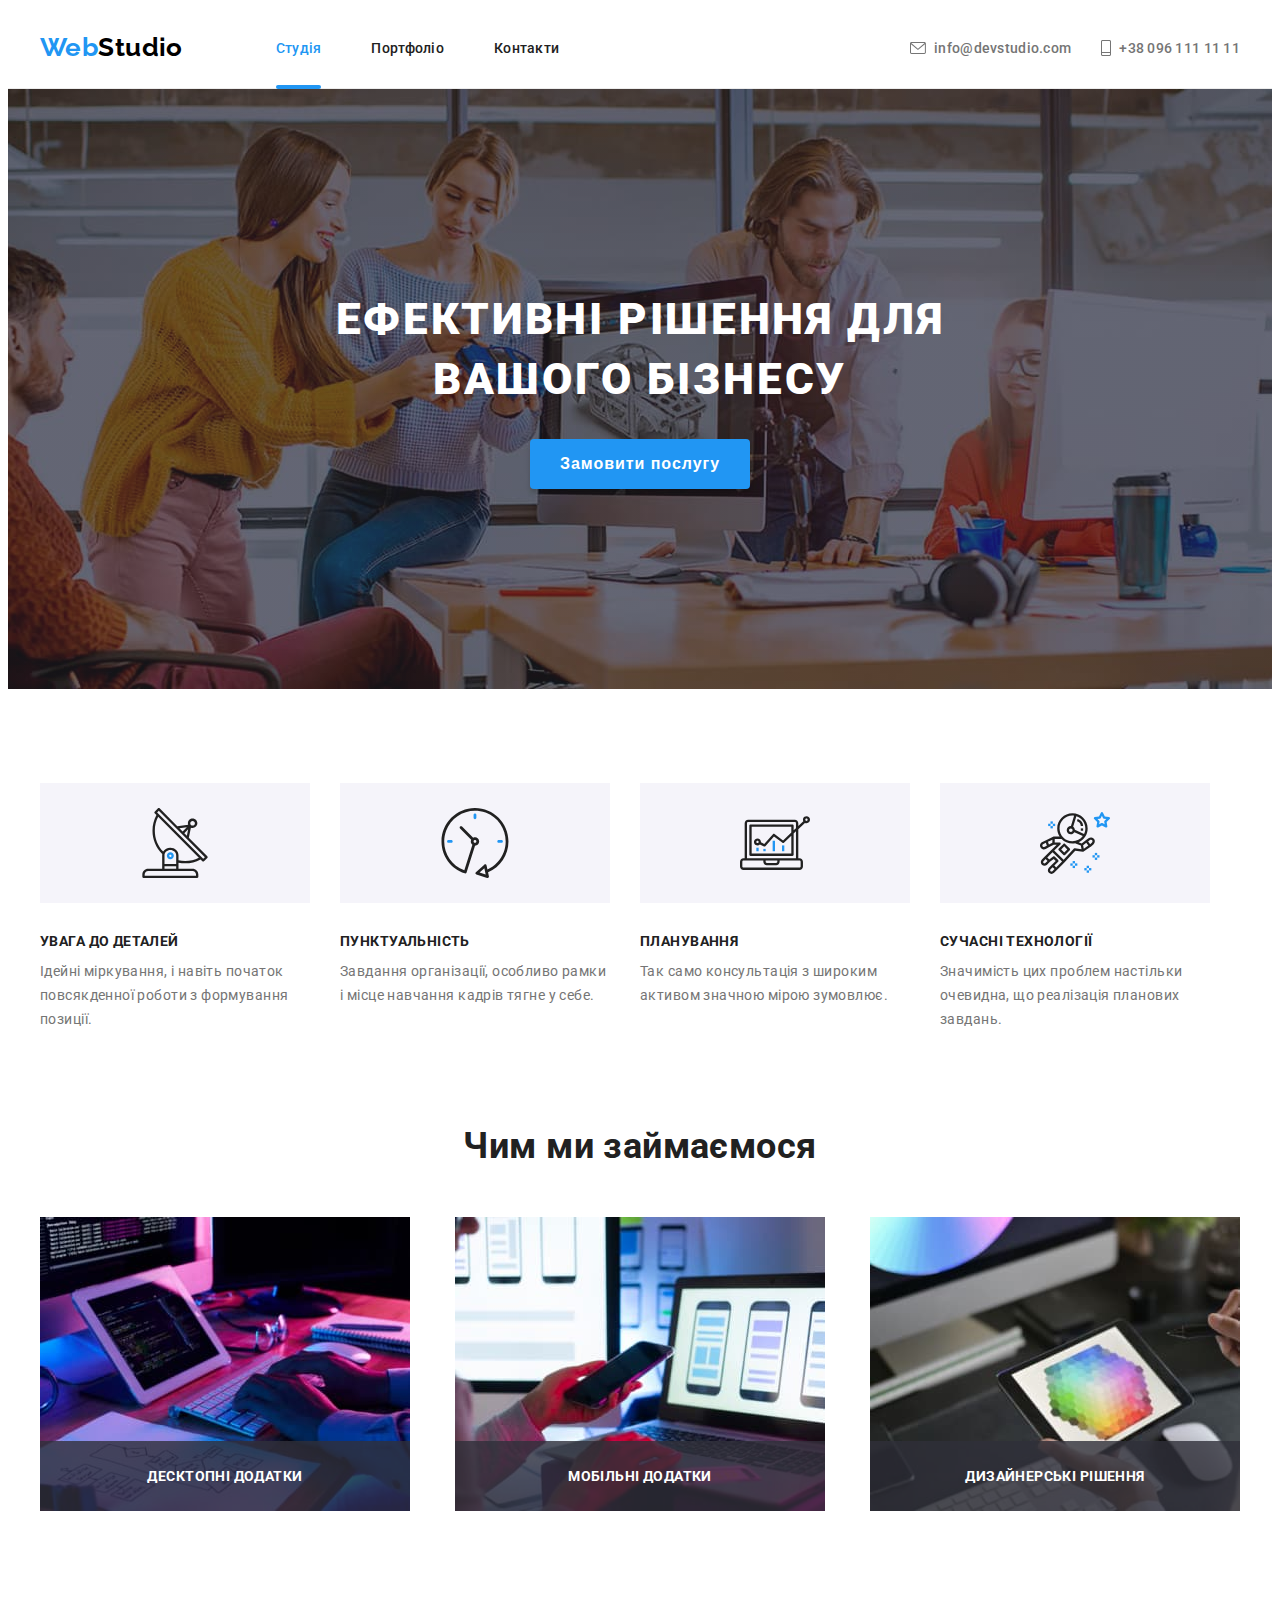
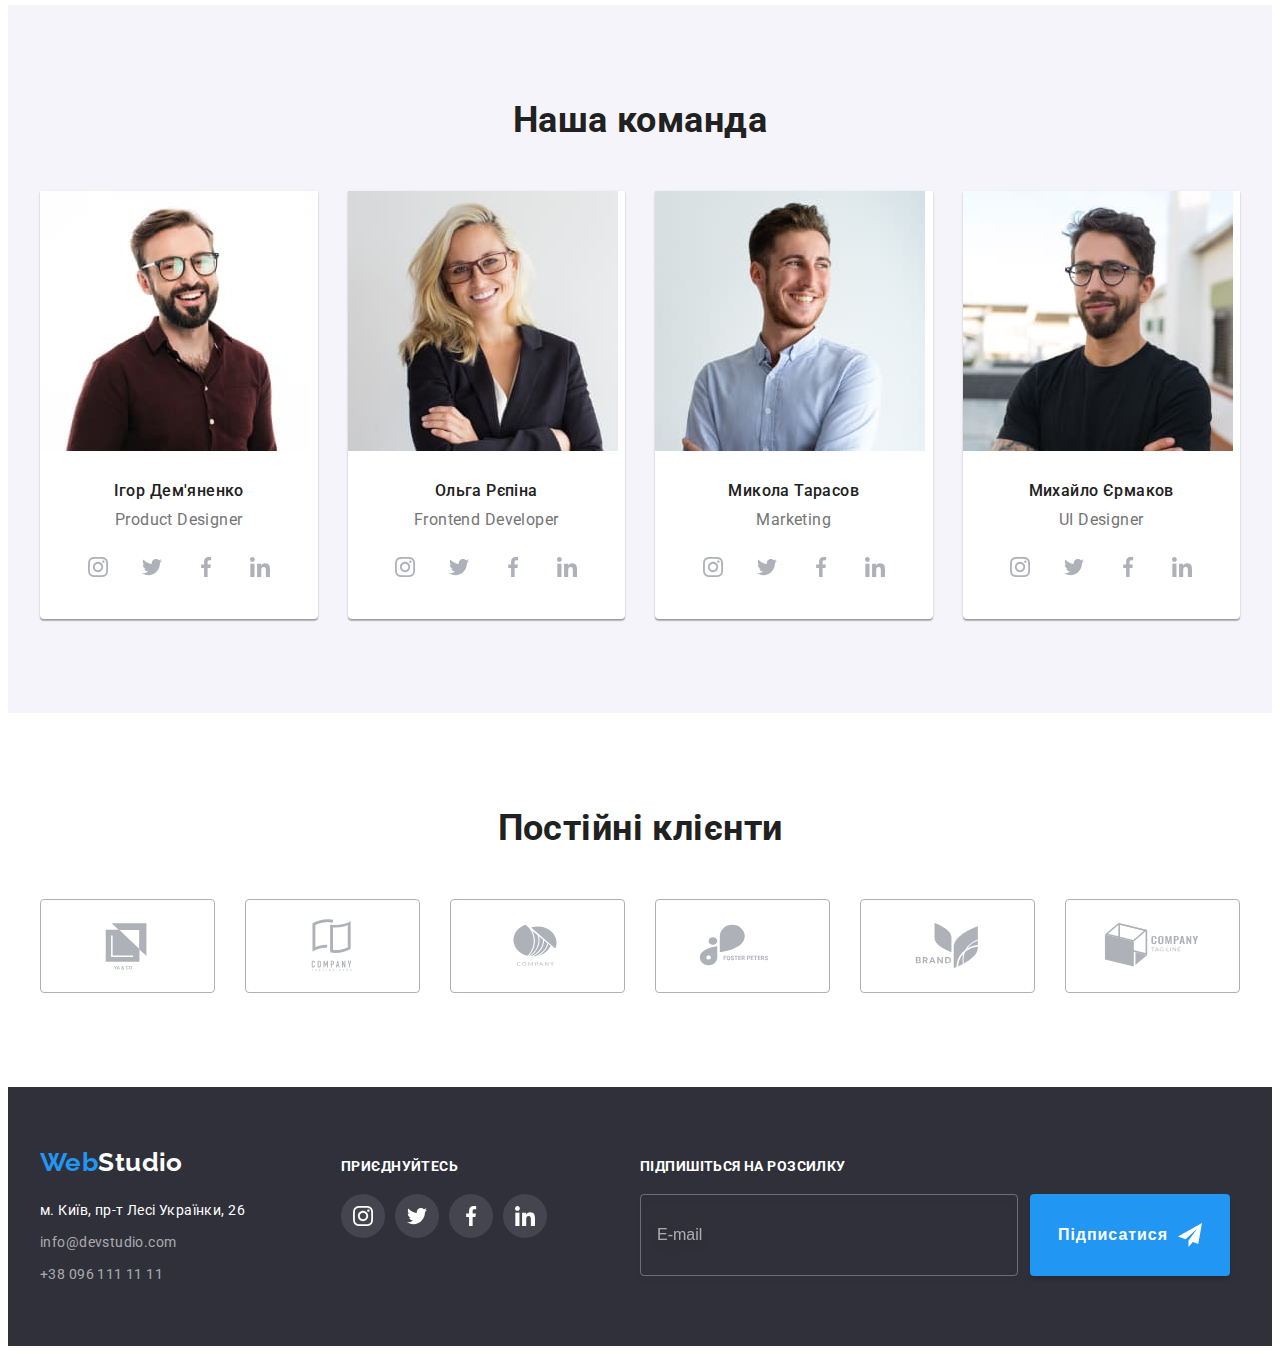
<file: index.html>
<!DOCTYPE html>
<html lang="uk">

<head>
  <meta charset="UTF-8" />
  <meta http-equiv="X-UA-Compatible" content="IE=edge" />
  <meta name="viewport" content="width=device-width, initial-scale=1.0" />
  <link rel="stylesheet" href="https://cdnjs.cloudflare.com/ajax/libs/modern-normalize/1.1.0/modern-normalize.min.css"
    integrity="sha512-wpPYUAdjBVSE4KJnH1VR1HeZfpl1ub8YT/NKx4PuQ5NmX2tKuGu6U/JRp5y+Y8XG2tV+wKQpNHVUX03MfMFn9Q=="
    crossorigin="anonymous" referrerpolicy="no-referrer" />
  <link rel="preconnect" href="https://fonts.googleapis.com" />
  <link rel="preconnect" href="https://fonts.gstatic.com" crossorigin />
  <link href="https://fonts.googleapis.com/css2?family=Raleway:wght@700&family=Roboto:wght@400;500;700;900&display=swap"
    rel="stylesheet" />
  <link rel="stylesheet" href="./css/main.min.css" />
  <title>Document</title>
</head>

<body>
  <!-- HEADER -->
  <header class="header">
    <div class="header-block container">
      <nav class="site-nav">
        <a href="index.html" lang="en" class="logo header-logo link"><span class="logo__span">Web</span>Studio</a>
        <ul class="menu-list list">
          <li class="menu-item">
            <a href="./index.html" class="link menu-link current-page">Студія</a>
          </li>
          <li class="menu-item">
            <a href="./portfolio.html" class="link menu-link">Портфоліо</a>
          </li>
          <li class="menu-item"><a href="" class="link menu-link">Контакти</a></li>
        </ul>
      </nav>
      <button type="button" class="mobile-menu-open" data-menu-open>
        <svg class="mobile-menu-open__icon" width="40px" height="40px">
          <use href="./images/icons.svg#icon-burger"></use>
        </svg>
      </button>
      <ul class="contacts list">
        <li class="contacts__item">
          <a href="mailto:info@devstudio.com" class="contacts__link link">
            <svg class="contacts__icon" width="16" height="12">
              <use href="./images/icons.svg#icon-mail"></use>
            </svg>info@devstudio.com</a>
        </li>
        <li class="contacts__item">
          <a href="phone:+380961111111" class="contacts__link link">
            <svg class="contacts__icon" width="10" height="16">
              <use href="./images/icons.svg#icon-phone"></use>
            </svg>+38 096 111 11 11</a>
        </li>
      </ul>
    </div>
    <div class="mobile-menu" data-menu>
      <div class="mobile-menu__container container">
        <button type="button" class="mobile-menu__close" data-menu-close>
          <svg class="mobile-menu__close-icon" width="40px" height="40px">
            <use href="./images/icons.svg#icon-modal-close"></use>
          </svg>
        </button>
        <nav>
          <ul class="mobile-menu__nav-list list">
            <li class="mobile-menu__nav-item"><a href="./index.html"
                class="mobile-menu__nav-link link current-page">Студія</a></li>
            <li class="mobile-menu__nav-item"><a href="./portfolio.html"
                class="mobile-menu__nav-link link">Портфоліо</a></li>
            <li class="mobile-menu__nav-item"><a href="" class="mobile-menu__nav-link link">Контакти</a></li>
          </ul>
        </nav>
        <div class="mobile-contacts-and-social-wrapper">
          <ul class="mobile-menu__contacts list">
            <li class="mobile-menu__contacts-item"><a href="tel:+380961111111" class="mobile-menu__phone-link link">+38
                096 111
                11 11</a></li>
            <li class="mobile-menu__contacts-item"><a href="mailto:info@devstudio.com"
                class="mobile-menu__mail-link link">info@devstudio.com</a></li>
          </ul>
          <ul class="social-media list">
            <li class="social-media__item"><a href="" class="social-media__link link">Instagram</a></li>
            <li class="social-media__item"><a href="" class="social-media__link link">Twitter</a></li>
            <li class="social-media__item"><a href="" class="social-media__link link">Facebook</a></li>
            <li class="social-media__item"><a href="" class="social-media__link link">LinkedIn</a></li>
          </ul>
        </div>

      </div>
    </div>
  </header>

  <main>
    <!-- HERO -->
    <section class="hero section">
      <div class="container">
        <h1 class="hero__title">Ефективні рішення для вашого бізнесу</h1>
        <button type="button" class="button main-button" data-modal-open>Замовити послугу</button>
      </div>
    </section>

    <!-- ADVANTAGES -->
    <section class="advantages section">
      <div class="container">
        <h2 class="visually-hidden">Переваги</h2>
        <ul class="advantages__list list">
          <li class="advantages__item">
            <div class="advantages__icon-box">
              <svg class="advantages__icon" width="70" height="70">
                <use href="./images/icons.svg#icon-adv-antenna"></use>
              </svg>
            </div>
            <h3 class="advantages__title">Увага до деталей</h3>
            <p class="advantages__text">
              Ідейні міркування, і навіть початок повсякденної роботи з формування позиції.
            </p>
          </li>
          <li class="advantages__item">
            <div class="advantages__icon-box">
              <svg class="advantages__icon" width="70" height="70">
                <use href="./images/icons.svg#icon-adv-clock"></use>
              </svg>
            </div>
            <h3 class="advantages__title">Пунктуальність</h3>
            <p class="advantages__text">
              Завдання організації, особливо рамки і місце навчання кадрів тягне у себе.
            </p>
          </li>
          <li class="advantages__item">
            <div class="advantages__icon-box">
              <svg class="advantages__icon" width="70" height="70">
                <use href="./images/icons.svg#icon-adv-diagram"></use>
              </svg>
            </div>
            <h3 class="advantages__title">Планування</h3>
            <p class="advantages__text">
              Так само консультація з широким активом значною мірою зумовлює.
            </p>
          </li>
          <li class="advantages__item">
            <div class="advantages__icon-box">
              <svg class="advantages__icon" width="70" height="70">
                <use href="./images/icons.svg#icon-adv-astronaut"></use>
              </svg>
            </div>
            <h3 class="advantages__title">Сучасні технології</h3>
            <p class="advantages__text">
              Значимість цих проблем настільки очевидна, що реалізація планових завдань.
            </p>
          </li>
        </ul>
      </div>
    </section>

    <!-- SPECIALIZATION -->
    <section class="specialization section">
      <div class="container">
        <h2 class="section-title">Чим ми займаємося</h2>
        <ul class="specialization-list list">
          <li class="specialization-item">
            <div class="specialization-text-box">
              <picture>
                <source
                  srcset="./images/desktop/services/desktop-app-370/desktop-app-370.jpg 1x, ./images/desktop/services/desktop-app-370/desktop-app-370@2x.jpg 2x">
                <img src="./images/desktop/services/desktop-app-370/desktop-app-370.jpg" alt="написание кода"
                  width="370" />
              </picture>
              <p class="specialization-text">Десктопні додатки</p>
            </div>
          </li>
          <li class="specialization-item">
            <div class="specialization-text-box">
              <picture>
                <source
                  srcset="./images/desktop/services/mobile-app-370/mobile-app-370.jpg 1x, ./images/desktop/services/mobile-app-370/mobile-app-370@2x.jpg 2x">
                <img src="./images/desktop/services/mobile-app-370/mobile-app-370.jpg" alt="разработка интерфейса"
                  width="370" />
              </picture>
              <p class="specialization-text">Мобільні додатки</p>
            </div>
          </li>
          <li class="specialization-item">
            <div class="specialization-text-box">
              <picture>
                <source
                  srcset="./images/desktop/services/design-solutions-370/design-solutions-370.jpg 1x, ./images/desktop/services/design-solutions-370/design-solutions-370@2x.jpg 2x">
                <img src="./images/desktop/services/design-solutions-370/design-solutions-370.jpg"
                  alt="создание дизайна" width="370" />
              </picture>

              <p class="specialization-text">Дизайнерські рішення</p>
            </div>
          </li>
        </ul>
      </div>
    </section>

    <!-- TEAM -->
    <section class="team section">
      <div class="container">
        <h2 class="section-title">Наша команда</h2>

        <ul class="team__list list">
          <li class="team__list-item">
            <div class="picture-thumb">
              <picture>
                <source
                  srcset="./images/desktop/team/employee-1/employee-1.jpg 1x, ./images/desktop/team/employee-1/employee-1@2x.jpg 2x"
                  media="(min-width: 1200px)">
                <source
                  srcset="./images/tablet/team/employee-1/employee-1.jpg 1x, ./images/tablet/team/employee-1/employee-1@2x.jpg 2x"
                  media="(min-width: 768px)">
                <source
                  srcset="./images/mobile/team/employee-1/employee-1.jpg 1x, ./images/mobile/team/employee-1/employee-1@2x.jpg 2x"
                  media="(max-width: 767px)">
                <img class="team-image" src="./images/desktop/team/employee-1/employee-1.jpg"
                  alt="фото члена команди" />
              </picture>
            </div>

            <div class="team__content-thumb">
              <h3 class="team__name">Ігор Дем'яненко</h3>
              <p lang="en" class="profession">Product Designer</p>
              <ul class="social-list list">
                <li class="social-list__item">
                  <a href="" class="social-list__link">
                    <svg class="social-list__icon" width="20" height="20">
                      <use href="./images/icons.svg#icon-instagram"></use>
                    </svg>
                  </a>
                </li>
                <li class="social-list__item">
                  <a href="" class="social-list__link">
                    <svg class="social-list__icon" width="20" height="20">
                      <use href="./images/icons.svg#icon-twitter"></use>
                    </svg>
                  </a>
                </li>
                <li class="social-list__item">
                  <a href="" class="social-list__link">
                    <svg class="social-list__icon" width="20" height="20">
                      <use href="./images/icons.svg#icon-facebook"></use>
                    </svg>
                  </a>
                </li>
                <li class="social-list__item">
                  <a href="" class="social-list__link">
                    <svg class="social-list__icon" width="20" height="20">
                      <use href="./images/icons.svg#icon-linkedin"></use>
                    </svg>
                  </a>
                </li>
              </ul>
            </div>
          </li>
          <li class="team__list-item">
            <div class="picture-thumb">
              <picture>
                <source
                  srcset="./images/desktop/team/employee-2/employee-2.jpg 1x, ./images/desktop/team/employee-2/employee-2@2x.jpg 2x"
                  media="(min-width: 1200px)">
                <source
                  srcset="./images/tablet/team/employee-2/employee-2.jpg 1x, ./images/tablet/team/employee-2/employee-2@2x.jpg 2x"
                  media="(min-width: 768px)">
                <source
                  srcset="./images/mobile/team/employee-2/employee-2.jpg 1x, ./images/mobile/team/employee-2/employee-2@2x.jpg 2x"
                  media="(max-width: 767px)">
                <img src="./images/desktop/team/employee-2/employee-2.jpg" alt="фото члена команди"
                  class="team-image" />
              </picture>
            </div>
            <div class="team__content-thumb">
              <h3 class="team__name">Ольга Рєпіна</h3>
              <p lang="en" class="profession">Frontend Developer</p>
              <ul class="social-list list">
                <li class="social-list__item">
                  <a href="" class="social-list__link">
                    <svg class="social-list__icon" width="20" height="20">
                      <use href="./images/icons.svg#icon-instagram"></use>
                    </svg>
                  </a>
                </li>
                <li class="social-list__item">
                  <a href="" class="social-list__link">
                    <svg class="social-list__icon" width="20" height="20">
                      <use href="./images/icons.svg#icon-twitter"></use>
                    </svg>
                  </a>
                </li>
                <li class="social-list__item">
                  <a href="" class="social-list__link">
                    <svg class="social-list__icon" width="20" height="20">
                      <use href="./images/icons.svg#icon-facebook"></use>
                    </svg>
                  </a>
                </li>
                <li class="social-list__item">
                  <a href="" class="social-list__link">
                    <svg class="social-list__icon" width="20" height="20">
                      <use href="./images/icons.svg#icon-linkedin"></use>
                    </svg>
                  </a>
                </li>
              </ul>
            </div>
          </li>

          <li class="team__list-item">
            <div class="picture-thumb">
              <picture>
                <source
                  srcset="./images/desktop/team/employee-3/employee-3.jpg 1x, ./images/desktop/team/employee-3/employee-3@2x.jpg 2x"
                  media="(min-width: 1200px)">
                <source
                  srcset="./images/tablet/team/employee-3/employee-3.jpg 1x, ./images/tablet/team/employee-3/employee-3@2x.jpg 2x"
                  media="(min-width: 768px)">
                <source
                  srcset="./images/mobile/team/employee-3/employee-3.jpg 1x, ./images/mobile/team/employee-3/employee-3@2x.jpg 2x"
                  media="(max-width: 767px)">
                <img src="./images/desktop/team/employee-3/employee-3.jpg" alt="фото члена команди"
                  class="team-image" />
              </picture>
            </div>
            <div class="team__content-thumb">
              <h3 class="team__name">Микола Тарасов</h3>
              <p lang="en" class="profession">Marketing</p>
              <ul class="social-list list">
                <li class="social-list__item">
                  <a href="" class="social-list__link">
                    <svg class="social-list__icon" width="20" height="20">
                      <use href="./images/icons.svg#icon-instagram"></use>
                    </svg>
                  </a>
                </li>
                <li class="social-list__item">
                  <a href="" class="social-list__link">
                    <svg class="social-list__icon" width="20" height="20">
                      <use href="./images/icons.svg#icon-twitter"></use>
                    </svg>
                  </a>
                </li>
                <li class="social-list__item">
                  <a href="" class="social-list__link">
                    <svg class="social-list__icon" width="20" height="20">
                      <use href="./images/icons.svg#icon-facebook"></use>
                    </svg>
                  </a>
                </li>
                <li class="social-list__item">
                  <a href="" class="social-list__link">
                    <svg class="social-list__icon" width="20" height="20">
                      <use href="./images/icons.svg#icon-linkedin"></use>
                    </svg>
                  </a>
                </li>
              </ul>
            </div>
          </li>

          <li class="team__list-item">
            <div class="picture-thumb">
              <picture>
                <source
                  srcset="./images/desktop/team/employee-4/employee-4.jpg 1x, ./images/desktop/team/employee-4/employee-4@2x.jpg 2x"
                  media="(min-width: 1200px)">
                <source
                  srcset="./images/tablet/team/employee-4/employee-4.jpg 1x, ./images/tablet/team/employee-4/employee-4@2x.jpg 2x"
                  media="(min-width: 768px)">
                <source
                  srcset="./images/mobile/team/employee-4/employee-4.jpg 1x, ./images/mobile/team/employee-4/employee-4@2x.jpg 2x"
                  media="(max-width: 767px)">
                <img src="./images/desktop/team/employee-4/employee-4.jpg" alt="фото члена команди"
                  class="team-image" />
              </picture>
            </div>
            <div class="team__content-thumb">
              <h3 class="team__name">Михайло Єрмаков</h3>
              <p lang="en" class="profession">UI Designer</p>
              <ul class="social-list list">
                <li class="social-list__item">
                  <a href="" class="social-list__link">
                    <svg class="social-list__icon" width="20" height="20">
                      <use href="./images/icons.svg#icon-instagram"></use>
                    </svg>
                  </a>
                </li>
                <li class="social-list__item">
                  <a href="" class="social-list__link">
                    <svg class="social-list__icon" width="20" height="20">
                      <use href="./images/icons.svg#icon-twitter"></use>
                    </svg>
                  </a>
                </li>
                <li class="social-list__item">
                  <a href="" class="social-list__link">
                    <svg class="social-list__icon" width="20" height="20">
                      <use href="./images/icons.svg#icon-facebook"></use>
                    </svg>
                  </a>
                </li>
                <li class="social-list__item">
                  <a href="" class="social-list__link">
                    <svg class="social-list__icon" width="20" height="20">
                      <use href="./images/icons.svg#icon-linkedin"></use>
                    </svg>
                  </a>
                </li>
              </ul>
            </div>
          </li>
        </ul>
      </div>
    </section>

    <!-- CLIENTS -->
    <section class="section">
      <div class="container">
        <h2 class="section-title">Постійні клієнти</h2>
        <ul class="clients-list list">
          <li class="clients-list__item">
            <a href="" class="clients-list__link">
              <svg class="clients-list__icon" width="106" height="60">
                <use href="./images/icons.svg#icon-client-1"></use>
              </svg>
            </a>
          </li>
          <li class="clients-list__item">
            <a href="" class="clients-list__link">
              <svg class="clients-list__icon" width="106" height="60">
                <use href="./images/icons.svg#icon-client-2"></use>
              </svg>
            </a>
          </li>
          <li class="clients-list__item">
            <a href="" class="clients-list__link">
              <svg class="clients-list__icon" width="106" height="60">
                <use href="./images/icons.svg#icon-client-3"></use>
              </svg>
            </a>
          </li>
          <li class="clients-list__item">
            <a href="" class="clients-list__link">
              <svg class="clients-list__icon" width="106" height="60">
                <use href="./images/icons.svg#icon-client-4"></use>
              </svg>
            </a>
          </li>
          <li class="clients-list__item">
            <a href="" class="clients-list__link">
              <svg class="clients-list__icon" width="106" height="60">
                <use href="./images/icons.svg#icon-client-5"></use>
              </svg>
            </a>
          </li>
          <li class="clients-list__item">
            <a href="" class="clients-list__link">
              <svg class="clients-list__icon" width="106" height="60">
                <use href="./images/icons.svg#icon-client-6"></use>
              </svg>
            </a>
          </li>
        </ul>
      </div>
    </section>
  </main>

  <!-- FOOTER -->
  <footer class="footer">
    <div class="footer__box container">
      <div class="contacts-and-social-wrapper">
        <div class="footer__contacts">
          <a href="index.html" lang="en" class="logo footer__logo link"><span class="logo__span">Web</span>Studio</a>
          <address class="address">
            <ul class="address__list list">
              <li class="address__item">
                <a href="https://goo.gl/maps/xRahoCyA1dQJk9eN6" class="address__link link">м. Київ, пр-т Лесі Українки,
                  26</a>
              </li>
              <li class="address__item">
                <a href="mailto:info@devstudio.com" class="address__contact-link link">info@devstudio.com</a>
              </li>
              <li class="address__item">
                <a href="phone:+380961111111" class="address__contact-link link">+38 096 111 11 11</a>
              </li>
            </ul>
          </address>
        </div>
        <div class="social">
          <p class="call-text">Приєднуйтесь</p>
          <ul class="social__list list">
            <li class="social__item">
              <a href="" class="social__link">
                <svg class="social__icon" width="20" height="20">
                  <use href="./images/icons.svg#icon-instagram"></use>
                </svg>
              </a>
            </li>
            <li class="social__item">
              <a href="" class="social__link">
                <svg class="social__icon" width="20" height="20">
                  <use href="./images/icons.svg#icon-twitter"></use>
                </svg>
              </a>
            </li>
            <li class="social__item">
              <a href="" class="social__link">
                <svg class="social__icon" width="20" height="20">
                  <use href="./images/icons.svg#icon-facebook"></use>
                </svg>
              </a>
            </li>
            <li class="social__item">
              <a href="" class="social__link">
                <svg class="social__icon" width="20" height="20">
                  <use href="./images/icons.svg#icon-linkedin"></use>
                </svg>
              </a>
            </li>
          </ul>
        </div>
      </div>

      <div class="subscription">
        <p class="call-text">Підпишіться на розсилку</p>

        <form action="" class="subscription__form">
          <input type="email" class="subscription__input" placeholder="E-mail" required />
          <button type="submit" class="subscription__button button">Підписатися <svg class="subscription__icon"
              width="24" height="24">
              <use href="./images/icons.svg#icon-send"></use>
            </svg> </button>
        </form>
      </div>
    </div>
  </footer>

  <!-- MODAL WINDOW -->
  <div class="backdrop is-hidden" data-modal>
    <div class="modal">
      <button type="button" class="modal__close-button button" data-modal-close>
        <svg class="modal__close-icon" width="18" height="18">
          <use href="./images/icons.svg#icon-modal-close"></use>
        </svg>
      </button>


      <form class="modal-form">
        <p class="modal-form__call-text">Залиште свої дані, ми вам передзвонимо</p>
        <lable class="modal-form__field">
          <span class="modal-form__input-desc">Ім'я</span>
          <span class="modal-form__input-wrapper">
            <input type="text" name="user-name" class="contact-form-input" required pattern="[a-zA-Zа-яА-ЯіІїЇ]+"
              minlength="2" />
            <svg class="input-icon" width="18" height="18">
              <use href="./images/icons.svg#icon-input-person"></use>
            </svg>
          </span>

        </lable>

        <lable class="modal-form__field">
          <span class="modal-form__input-desc">Телефон</span>
          <span class="modal-form__input-wrapper">
            <input type="tel" name="user-phone" class="contact-form-input" required
              pattern="[0-9]{3}-[0-9]{3}-[0-9]{2}-[0-9]{2}" title="xxx-xxx-xx-xx" />
            <svg class="input-icon" width="18" height="18">
              <use href="./images/icons.svg#icon-input-phone"></use>
            </svg>
          </span>
        </lable>

        <lable class="modal-form__field">
          <span class="modal-form__input-desc">Пошта</span>
          <span class="modal-form__input-wrapper">
            <input type="email" name="user-mail" class="contact-form-input" required />
            <svg class="input-icon" width="18" height="18">
              <use href="./images/icons.svg#icon-input-email"></use>
            </svg>
          </span>

        </lable>

        <lable class="modal-form__massege-field">
          <span class="modal-form__input-desc">Коментар</span>
          <textarea name="user-message" class="modal-form__message" placeholder="Введіть текст"></textarea>
        </lable>
        <input id="user-policy" type="checkbox" name="user-policy" class="modal-form__checkbox visually-hidden" />
        <label for="user-policy" class="modal-form__check-desc">Погоджуюся з розсилкою та приймаю&nbsp;<a href=""
            class="modal-form__check-desc-link">Умови договору</a></label>
        <button type="submit" class="button-submit button">Відправити</button>
      </form>
      </form>
    </div>
  </div>
  <script src="./js/modal.js"></script>
  <script src="./js/mobile-menu.js"></script>
</body>

</html>
</file>
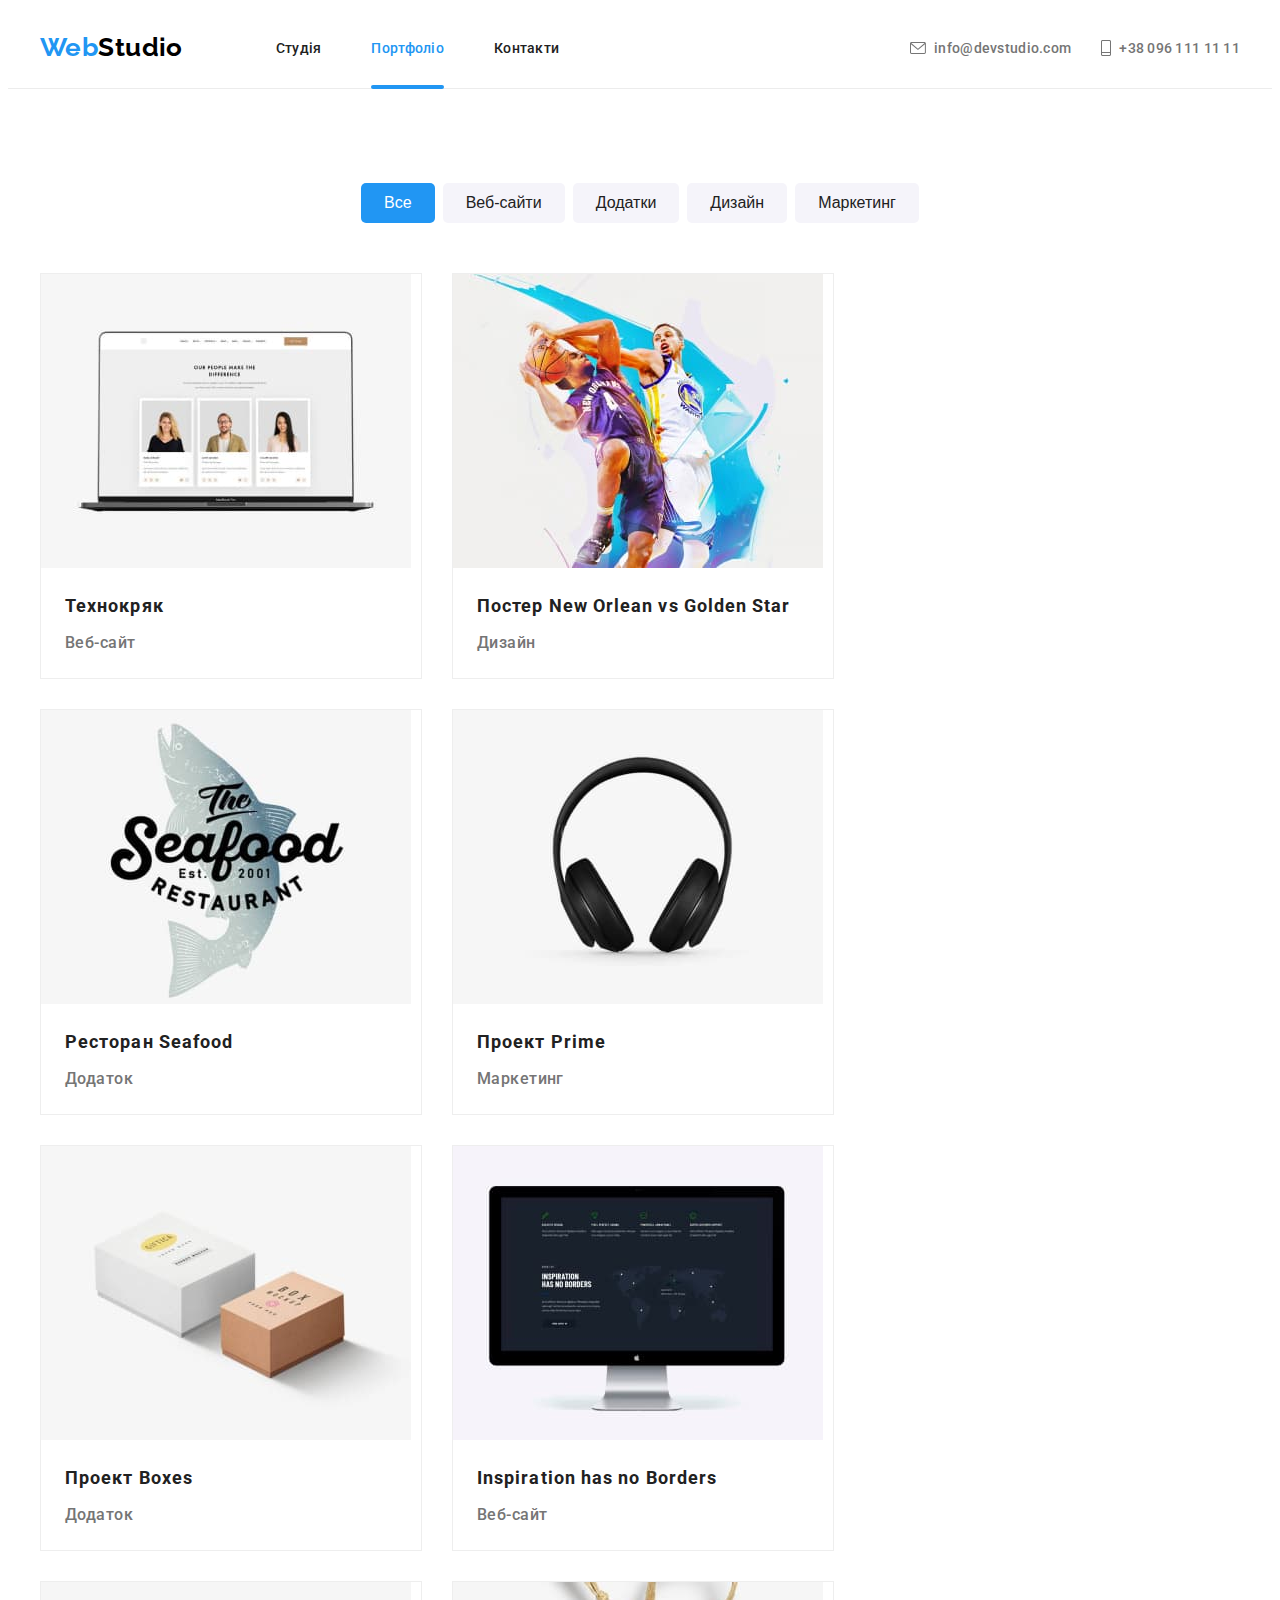
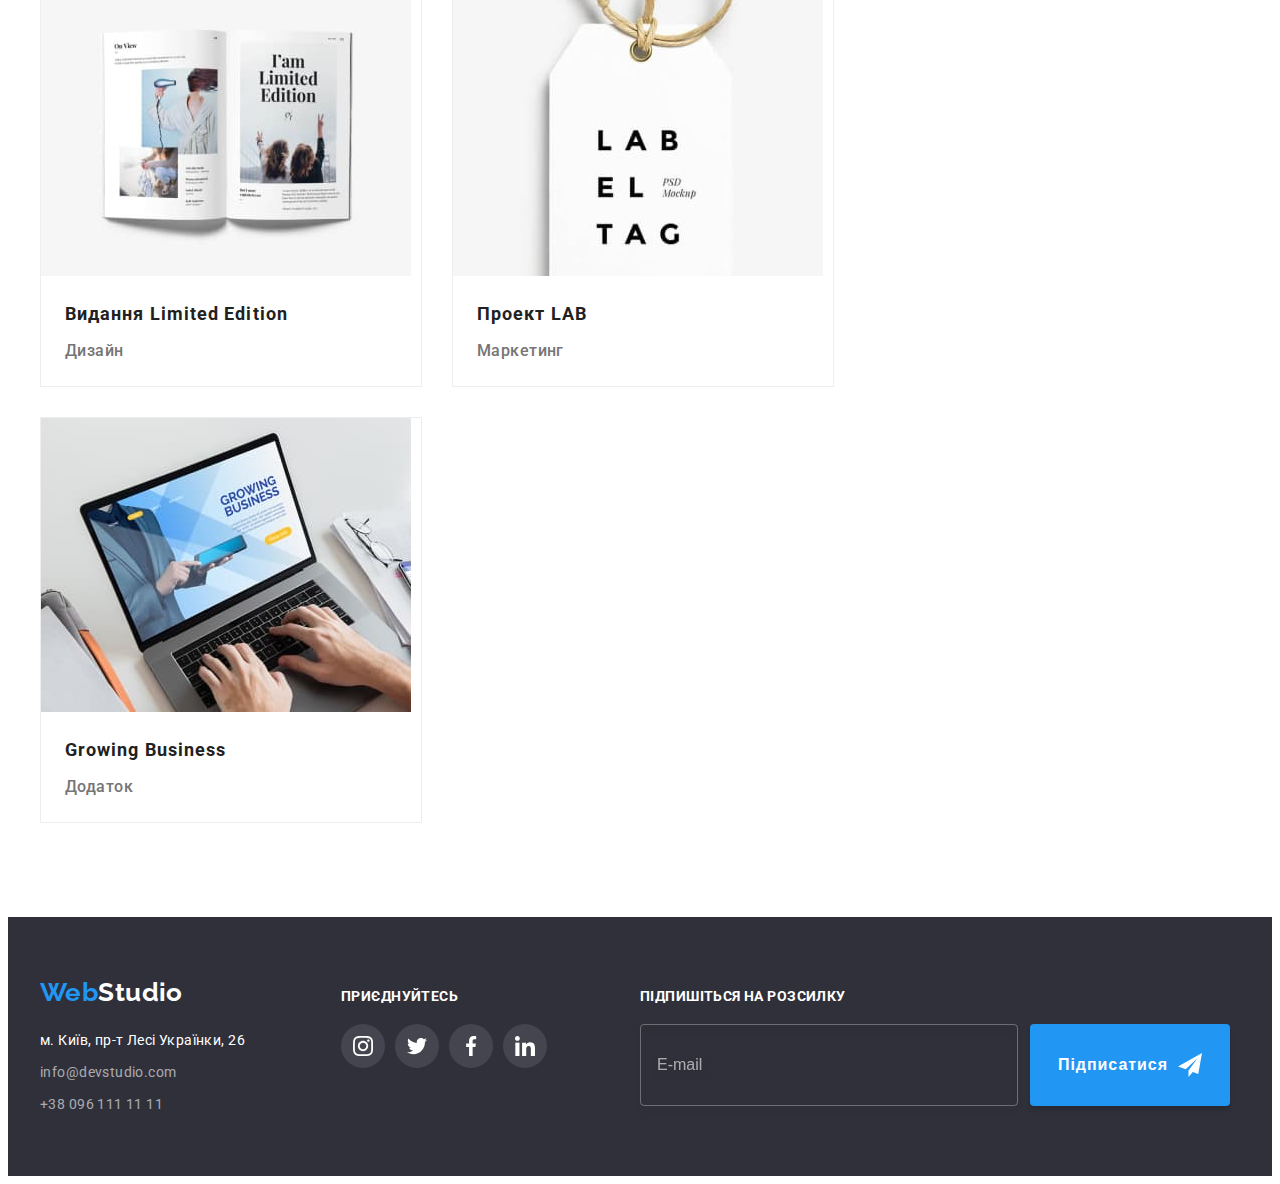
<file: portfolio.html>
<!DOCTYPE html>
<html lang="ru">

<head>
  <meta charset="UTF-8" />
  <meta http-equiv="X-UA-Compatible" content="IE=edge" />
  <meta name="viewport" content="width=device-width, initial-scale=1.0" />
  <link rel="stylesheet" href="https://cdnjs.cloudflare.com/ajax/libs/modern-normalize/1.1.0/modern-normalize.min.css"
    integrity="sha512-wpPYUAdjBVSE4KJnH1VR1HeZfpl1ub8YT/NKx4PuQ5NmX2tKuGu6U/JRp5y+Y8XG2tV+wKQpNHVUX03MfMFn9Q=="
    crossorigin="anonymous" referrerpolicy="no-referrer" />

  <link rel="preconnect" href="https://fonts.googleapis.com" />
  <link rel="preconnect" href="https://fonts.gstatic.com" crossorigin />
  <link href="https://fonts.googleapis.com/css2?family=Raleway:wght@700&family=Roboto:wght@400;500;700;900&display=swap"
    rel="stylesheet" />
  <link rel="stylesheet" href="./css/main.min.css" />
  <title>Document</title>
</head>

<body>
  <!-- HEADER -->
  <header class="header">
    <div class="header-block container">
      <nav class="site-nav">
        <a href="index.html" lang="en" class="logo header-logo link"><span class="logo__span">Web</span>Studio</a>
        <ul class="menu-list list">
          <li class="menu-item">
            <a href="./index.html" class="link menu-link">Студія</a>
          </li>
          <li class="menu-item">
            <a href="./portfolio.html" class="link menu-link current-page">Портфоліо</a>
          </li>
          <li class="menu-item"><a href="" class="link menu-link">Контакти</a></li>
        </ul>
      </nav>
      <button type="button" class="mobile-menu-open" data-menu-open>
        <svg class="mobile-menu-open__icon" width="40px" height="40px">
          <use href="./images/icons.svg#icon-burger"></use>
        </svg>
      </button>
      <ul class="contacts list">
        <li class="contacts__item">
          <a href="mailto:info@devstudio.com" class="contacts__link link">
            <svg class="contacts__icon" width="16" height="12">
              <use href="./images/icons.svg#icon-mail"></use>
            </svg>info@devstudio.com</a>
        </li>
        <li class="contacts__item">
          <a href="phone:+380961111111" class="contacts__link link">
            <svg class="contacts__icon" width="10" height="16">
              <use href="./images/icons.svg#icon-phone"></use>
            </svg>+38 096 111 11 11</a>
        </li>
      </ul>
    </div>
    <div class="mobile-menu" data-menu>
      <div class="mobile-menu__container container">
        <button type="button" class="mobile-menu__close" data-menu-close>
          <svg class="mobile-menu__close-icon" width="40px" height="40px">
            <use href="./images/icons.svg#icon-modal-close"></use>
          </svg>
        </button>
        <nav>
          <ul class="mobile-menu__nav-list list">
            <li class="mobile-menu__nav-item"><a href="./index.html" class="mobile-menu__nav-link link">Студія</a></li>
            <li class="mobile-menu__nav-item"><a href="./portfolio.html"
                class="mobile-menu__nav-link link current-page">Портфоліо</a>
            </li>
            <li class="mobile-menu__nav-item"><a href="" class="mobile-menu__nav-link link">Контакти</a></li>
          </ul>
        </nav>
        <div class="mobile-contacts-and-social-wrapper">
          <ul class="mobile-menu__contacts list">
            <li class="mobile-menu__contacts-item"><a href="tel:+380961111111" class="mobile-menu__phone-link link">+38
                096 111
                11 11</a></li>
            <li class="mobile-menu__contacts-item"><a href="mailto:info@devstudio.com"
                class="mobile-menu__mail-link link">info@devstudio.com</a></li>
          </ul>
          <ul class="social-media list">
            <li class="social-media__item"><a href="" class="social-media__link link">Instagram</a></li>
            <li class="social-media__item"><a href="" class="social-media__link link">Twitter</a></li>
            <li class="social-media__item"><a href="" class="social-media__link link">Facebook</a></li>
            <li class="social-media__item"><a href="" class="social-media__link link">LinkedIn</a></li>
          </ul>
        </div>

      </div>
    </div>
  </header>

  <main>
    <!-- PORTFOLIO -->
    <section class="section portfolio-section">
      <div class="container">
        <h1 class="visually-hidden">Наши работы</h1>

        <!-- filters list -->
        <ul class="filters list">
          <li class="filters__item">
            <button type="button" class="button filters__button current-filter">Все</button>
          </li>
          <li class="filters__item">
            <button type="button" class="button filters__button">Веб-сайти</button>
          </li>
          <li class="filters__item">
            <button type="button" class="button filters__button">Додатки</button>
          </li>
          <li class="filters__item">
            <button type="button" class="button filters__button">Дизайн</button>
          </li>
          <li class="filters__item">
            <button type="button" class="button filters__button">Маркетинг</button>
          </li>
        </ul>

        <!-- portfolio list -->
        <ul class="portfolio list">
          <li class="portfolio__item">
            <a href="" class="portfolio__link link">
              <div class="portfolio-wrapper">
                <picture>
                  <source
                    srcset="./images/desktop/portfolio-card-set/project-1/project-1.jpg 1x, ./images/desktop/portfolio-card-set/project-1/project-1@2x.jpg 2x"
                    media="(min-width: 1200px)">
                  <source
                    srcset="./images/tablet/portfolio-card-set/project-1/project-1.jpg 1x, ./images/tablet/portfolio-card-set/project-1/project-1@2x.jpg 2x"
                    media="(min-width: 768px)">
                  <source
                    srcset="./images/mobile/portfolio-card-set/project-1/project-1.jpg 1x, ./images/mobile/portfolio-card-set/project-1/project-1@2x.jpg 2x"
                    media="(max-width: 767px)">
                  <img src="./images/desktop/portfolio-card-set/project-1/project-1.jpg" alt="website" />
                </picture>

                <p class="portfolio__overlay">
                  Ресурс пропонує комплексні пропозиції з різним рівнем функціоналу та сервісів.
                  Все це дозволить відвідувачу отримати вичерпні відомості про компанію чи
                  приватну особу.
                </p>
              </div>

              <div class="portfolio-card-content">
                <h2 class="portfolio__title">Технокряк</h2>
                <p class="portfolio__text">Веб-сайт</p>
              </div>
            </a>
          </li>

          <li class="portfolio__item">
            <a href="" class="portfolio__link link">
              <div class="portfolio-wrapper">
                <picture>
                  <source
                    srcset="./images/desktop/portfolio-card-set/project-2/project-2.jpg 1x, ./images/desktop/portfolio-card-set/project-2/project-2@2x.jpg 2x"
                    media="(min-width: 1200px)">
                  <source
                    srcset="./images/tablet/portfolio-card-set/project-2/project-2.jpg 1x, ./images/tablet/portfolio-card-set/project-2/project-2@2x.jpg 2x"
                    media="(min-width: 768px)">
                  <source
                    srcset="./images/mobile/portfolio-card-set/project-2/project-2.jpg 1x, ./images/mobile/portfolio-card-set/project-2/project-2@2x.jpg 2x"
                    media="(max-width: 767px)">
                  <img src="./images/desktop/portfolio-card-set/project-2/project-2.jpg" alt="basketball" />
                </picture>

                <p class="portfolio__overlay">
                  Ресурс пропонує комплексні пропозиції з різним рівнем функціоналу та сервісів.
                  Все це дозволить відвідувачу отримати вичерпні відомості про компанію чи
                  приватну особу.
                </p>
              </div>

              <div class="portfolio-card-content">
                <h2 lang="en" class="portfolio__title">Постер New Orlean vs Golden Star</h2>
                <p class="portfolio__text">Дизайн</p>
              </div>
            </a>
          </li>

          <li class="portfolio__item">
            <a href="" class="portfolio__link link">
              <div class="portfolio-wrapper">
                <picture>
                  <source
                    srcset="./images/desktop/portfolio-card-set/project-3/project-3.jpg 1x, ./images/desktop/portfolio-card-set/project-3/project-3@2x.jpg 2x"
                    media="(min-width: 1200px)">
                  <source
                    srcset="./images/tablet/portfolio-card-set/project-3/project-3.jpg 1x, ./images/tablet/portfolio-card-set/project-3/project-3@2x.jpg 2x"
                    media="(min-width: 768px)">
                  <source
                    srcset="./images/mobile/portfolio-card-set/project-3/project-3.jpg 1x, ./images/mobile/portfolio-card-set/project-3/project-3@2x.jpg 2x"
                    media="(max-width: 767px)">
                  <img src="./images/desktop/portfolio-card-set/project-3/project-3.jpg" alt="restaurant logo" />
                </picture>

                <p class="portfolio__overlay">
                  Ресурс пропонує комплексні пропозиції з різним рівнем функціоналу та сервісів.
                  Все це дозволить відвідувачу отримати вичерпні відомості про компанію чи
                  приватну особу.
                </p>
              </div>

              <div class="portfolio-card-content">
                <h2 lang="en" class="portfolio__title">Ресторан Seafood</h2>
                <p class="portfolio__text">Додаток</p>
              </div>
            </a>
          </li>

          <li class="portfolio__item">
            <a href="" class="portfolio__link link">
              <div class="portfolio-wrapper">
                <picture>
                  <source
                    srcset="./images/desktop/portfolio-card-set/project-4/project-4.jpg 1x, ./images/desktop/portfolio-card-set/project-4/project-4@2x.jpg 2x"
                    media="(min-width: 1200px)">
                  <source
                    srcset="./images/tablet/portfolio-card-set/project-4/project-4.jpg 1x, ./images/tablet/portfolio-card-set/project-4/project-4@2x.jpg 2x"
                    media="(min-width: 768px)">
                  <source
                    srcset="./images/mobile/portfolio-card-set/project-4/project-4.jpg 1x, ./images/mobile/portfolio-card-set/project-4/project-4@2x.jpg 2x"
                    media="(max-width: 767px)">
                  <img src="./images/desktop/portfolio-card-set/project-4/project-4.jpg" alt="headphones" />
                </picture>

                <p class="portfolio__overlay">
                  Ресурс пропонує комплексні пропозиції з різним рівнем функціоналу та сервісів.
                  Все це дозволить відвідувачу отримати вичерпні відомості про компанію чи
                  приватну особу.
                </p>
              </div>

              <div class="portfolio-card-content">
                <h2 lang="en" class="portfolio__title">Проект Prime</h2>
                <p class="portfolio__text">Маркетинг</p>
              </div>
            </a>
          </li>

          <li class="portfolio__item">
            <a href="" class="portfolio__link link">
              <div class="portfolio-wrapper">
                <picture>
                  <source
                    srcset="./images/desktop/portfolio-card-set/project-5/project-5.jpg 1x, ./images/desktop/portfolio-card-set/project-5/project-5@2x.jpg 2x"
                    media="(min-width: 1200px)">
                  <source
                    srcset="./images/tablet/portfolio-card-set/project-5/project-5.jpg 1x, ./images/tablet/portfolio-card-set/project-5/project-5@2x.jpg 2x"
                    media="(min-width: 768px)">
                  <source
                    srcset="./images/mobile/portfolio-card-set/project-5/project-5.jpg 1x, ./images/mobile/portfolio-card-set/project-5/project-5@2x.jpg 2x"
                    media="(max-width: 767px)">
                  <img src="./images/desktop/portfolio-card-set/project-5/project-5.jpg" alt="Boxes" />
                </picture>

                <p class="portfolio__overlay">
                  Ресурс пропонує комплексні пропозиції з різним рівнем функціоналу та сервісів.
                  Все це дозволить відвідувачу отримати вичерпні відомості про компанію чи
                  приватну особу.
                </p>
              </div>

              <div class="portfolio-card-content">
                <h2 lang="en" class="portfolio__title">Проект Boxes</h2>
                <p class="portfolio__text">Додаток</p>
              </div>
            </a>
          </li>

          <li class="portfolio__item">
            <a href="" class="portfolio__link link">
              <div class="portfolio-wrapper">
                <picture>
                  <source
                    srcset="./images/desktop/portfolio-card-set/project-6/project-6.jpg 1x, ./images/desktop/portfolio-card-set/project-6/project-6@2x.jpg 2x"
                    media="(min-width: 1200px)">
                  <source
                    srcset="./images/tablet/portfolio-card-set/project-6/project-6.jpg 1x, ./images/tablet/portfolio-card-set/project-6/project-6@2x.jpg 2x"
                    media="(min-width: 768px)">
                  <source
                    srcset="./images/mobile/portfolio-card-set/project-6/project-6.jpg 1x, ./images/mobile/portfolio-card-set/project-6/project-6@2x.jpg 2x"
                    media="(max-width: 767px)">
                  <img src="./images/desktop/portfolio-card-set/project-6/project-6.jpg" alt="Computer'display" />
                </picture>

                <p class="portfolio__overlay">
                  Ресурс пропонує комплексні пропозиції з різним рівнем функціоналу та сервісів.
                  Все це дозволить відвідувачу отримати вичерпні відомості про компанію чи
                  приватну особу.
                </p>
              </div>

              <div class="portfolio-card-content">
                <h2 lang="en" class="portfolio__title">Inspiration has no Borders</h2>
                <p class="portfolio__text">Веб-сайт</p>
              </div>
            </a>
          </li>

          <li class="portfolio__item">
            <a href="" class="portfolio__link link">
              <div class="portfolio-wrapper">
                <picture>
                  <source
                    srcset="./images/desktop/portfolio-card-set/project-7/project-7.jpg 1x, ./images/desktop/portfolio-card-set/project-7/project-7@2x.jpg 2x"
                    media="(min-width: 1200px)">
                  <source
                    srcset="./images/tablet/portfolio-card-set/project-7/project-7.jpg 1x, ./images/tablet/portfolio-card-set/project-7/project-7@2x.jpg 2x"
                    media="(min-width: 768px)">
                  <source
                    srcset="./images/mobile/portfolio-card-set/project-7/project-7.jpg 1x, ./images/mobile/portfolio-card-set/project-7/project-7@2x.jpg 2x"
                    media="(max-width: 767px)">
                  <img src="./images/desktop/portfolio-card-set/project-7/project-7.jpg" alt="газета" />
                </picture>

                <p class="portfolio__overlay">
                  Ресурс пропонує комплексні пропозиції з різним рівнем функціоналу та сервісів.
                  Все це дозволить відвідувачу отримати вичерпні відомості про компанію чи
                  приватну особу.
                </p>
              </div>

              <div class="portfolio-card-content">
                <h2 lang="en" class="portfolio__title">Видання Limited Edition</h2>
                <p class="portfolio__text">Дизайн</p>
              </div>
            </a>
          </li>

          <li class="portfolio__item">
            <a href="" class="portfolio__link link">
              <div class="portfolio-wrapper">
                <picture>
                  <source
                    srcset="./images/desktop/portfolio-card-set/project-8/project-8.jpg 1x, ./images/desktop/portfolio-card-set/project-8/project-8@2x.jpg 2x"
                    media="(min-width: 1200px)">
                  <source
                    srcset="./images/tablet/portfolio-card-set/project-8/project-8.jpg 1x, ./images/tablet/portfolio-card-set/project-8/project-8@2x.jpg 2x"
                    media="(min-width: 768px)">
                  <source
                    srcset="./images/mobile/portfolio-card-set/project-8/project-8.jpg 1x, ./images/mobile/portfolio-card-set/project-8/project-8@2x.jpg 2x"
                    media="(max-width: 767px)">
                  <img src="./images/desktop/portfolio-card-set/project-8/project-8.jpg" alt="ярлик" />
                </picture>

                <p class="portfolio__overlay">
                  Ресурс пропонує комплексні пропозиції з різним рівнем функціоналу та сервісів.
                  Все це дозволить відвідувачу отримати вичерпні відомості про компанію чи
                  приватну особу.
                </p>
              </div>

              <div class="portfolio-card-content">
                <h2 lang="en" class="portfolio__title">Проект LAB</h2>
                <p class="portfolio__text">Маркетинг</p>
              </div>
            </a>
          </li>

          <li class="portfolio__item">
            <a href="" class="portfolio__link link">
              <div class="portfolio-wrapper">
                <picture>
                  <source
                    srcset="./images/desktop/portfolio-card-set/project-9/project-9.jpg 1x, ./images/desktop/portfolio-card-set/project-9/project-9@2x.jpg 2x"
                    media="(min-width: 1200px)">
                  <source
                    srcset="./images/tablet/portfolio-card-set/project-9/project-9.jpg 1x, ./images/tablet/portfolio-card-set/project-9/project-9@2x.jpg 2x"
                    media="(min-width: 768px)">
                  <source
                    srcset="./images/mobile/portfolio-card-set/project-9/project-9.jpg 1x, ./images/mobile/portfolio-card-set/project-9/project-9@2x.jpg 2x"
                    media="(max-width: 767px)">
                  <img src="./images/desktop/portfolio-card-set/project-9/project-9.jpg"
                    alt="Працюючий за комп'ютером" />
                </picture>

                <p class="portfolio__overlay">
                  Ресурс пропонує комплексні пропозиції з різним рівнем функціоналу та сервісів.
                  Все це дозволить відвідувачу отримати вичерпні відомості про компанію чи
                  приватну особу.
                </p>
              </div>

              <div class="portfolio-card-content">
                <h2 lang="en" class="portfolio__title">Growing Business</h2>
                <p class="portfolio__text">Додаток</p>
              </div>
            </a>
          </li>
        </ul>
      </div>
    </section>
  </main>

  <!-- FOOTER -->
  <footer class="footer">
    <div class="footer__box container">
      <div class="contacts-and-social-wrapper">
        <div class="footer__contacts">
          <a href="index.html" lang="en" class="logo footer__logo link"><span class="logo__span">Web</span>Studio</a>
          <address class="address">
            <ul class="address__list list">
              <li class="address__item">
                <a href="https://goo.gl/maps/xRahoCyA1dQJk9eN6" class="address__link link">м. Київ, пр-т Лесі Українки,
                  26</a>
              </li>
              <li class="address__item">
                <a href="mailto:info@devstudio.com" class="address__contact-link link">info@devstudio.com</a>
              </li>
              <li class="address__item">
                <a href="phone:+380961111111" class="address__contact-link link">+38 096 111 11 11</a>
              </li>
            </ul>
          </address>
        </div>
        <div class="social">
          <p class="call-text">Приєднуйтесь</p>
          <ul class="social__list list">
            <li class="social__item">
              <a href="" class="social__link">
                <svg class="social__icon" width="20" height="20">
                  <use href="./images/icons.svg#icon-instagram"></use>
                </svg>
              </a>
            </li>
            <li class="social__item">
              <a href="" class="social__link">
                <svg class="social__icon" width="20" height="20">
                  <use href="./images/icons.svg#icon-twitter"></use>
                </svg>
              </a>
            </li>
            <li class="social__item">
              <a href="" class="social__link">
                <svg class="social__icon" width="20" height="20">
                  <use href="./images/icons.svg#icon-facebook"></use>
                </svg>
              </a>
            </li>
            <li class="social__item">
              <a href="" class="social__link">
                <svg class="social__icon" width="20" height="20">
                  <use href="./images/icons.svg#icon-linkedin"></use>
                </svg>
              </a>
            </li>
          </ul>
        </div>
      </div>

      <div class="subscription">
        <p class="call-text">Підпишіться на розсилку</p>

        <form action="" class="subscription__form">
          <input type="email" class="subscription__input" placeholder="E-mail" required />
          <button type="submit" class="subscription__button button">Підписатися <svg class="subscription__icon"
              width="24" height="24">
              <use href="./images/icons.svg#icon-send"></use>
            </svg> </button>
        </form>
      </div>
    </div>
  </footer>
  <script src="./js/mobile-menu.js"></script>
</body>

</html>
</file>
<file: css/main.min.css>
:root{--primary-text-color: #212121;--secondary-text-color: #757575;--accent-color: #2196f3;--button-hover-color: #188ce8;--main-light-color: #ffffff;--main-dark-color: #000000;--footer-bg-color: #2f303a;--section-bg-color: #f5f4fa;--gap: 30px;--icons-color: #afb1b8;--transition-dur-and-func: 250ms cubic-bezier(0.4, 0, 0.2, 1)}.visually-hidden{position:absolute;width:1px;height:1px;margin:-1px;border:0;padding:0;white-space:nowrap;clip-path:inset(100%);clip:rect(0 0 0 0);overflow:hidden}.active-page{color:var(--accent-color)}.filters__button.current-filter{color:var(--main-light-color);background-color:var(--accent-color)}a.current-page{color:var(--accent-color)}h1,h2,h3,h4,p{margin-top:0;margin-bottom:0}ul,ol{margin-top:0;margin-bottom:0;padding-left:0}img{display:block;max-width:100%;height:auto}.button{display:block;cursor:pointer;border:none}body{font-family:"Roboto",sans-serif;font-size:14px;font-weight:500;line-height:1.1428571429;letter-spacing:.03em}.link{text-decoration:none}.list{list-style:none}.address{font-style:normal}@media screen and (max-width: 1199px){.section{padding-top:60px;padding-bottom:60px}}@media screen and (min-width: 1200px){.section{padding-top:94px;padding-bottom:94px}}.container{padding-left:15px;padding-right:15px;margin-left:auto;margin-right:auto}@media screen and (min-width: 480px){.container{width:480px}}@media screen and (min-width: 768px){.container{width:768px}}@media screen and (min-width: 1200px){.container{width:1200px}}@media screen and (min-width: 280px){.section-title{margin-bottom:30px;font-size:28px;font-weight:700;line-height:1.1785714286;text-align:center;color:var(--primary-text-color)}}@media screen and (min-width: 1200px){.section-title{margin-bottom:50px;font-size:36px;font-weight:700;line-height:1.1666666667}}.call-text{margin-bottom:20px;font-size:14px;font-weight:700;line-height:1.1428571429;text-transform:uppercase;color:var(--main-light-color)}@media screen and (max-width: 1199px){.call-text{text-align:center}}.logo{font-family:"Raleway";font-size:26px;font-weight:700;line-height:1.1923076923}.logo__span{color:var(--accent-color)}.header-logo{color:var(--main-dark-color)}@media screen and (min-width: 768px){.header-logo{margin-right:87px}}@media screen and (min-width: 1200px){.header-logo{margin-right:93px}}.footer__logo{display:block;margin-bottom:20px;color:var(--main-light-color)}@media screen and (max-width: 1199px){.footer__logo{text-align:center}}.backdrop{top:0;left:0;position:fixed;width:100%;height:100%;background-color:rgba(0,0,0,.2);transition:opacity var(--transition-dur-and-func),visibility var(--transition-dur-and-func)}@media screen and (max-width: 767px){.backdrop{padding:94px 15px}}.backdrop.is-hidden{opacity:0;visibility:hidden;pointer-events:none}.modal{background:#fff;box-shadow:0px 1px 3px rgba(0,0,0,.12),0px 1px 1px rgba(0,0,0,.14),0px 2px 1px rgba(0,0,0,.2);border-radius:4px;padding:40px;position:absolute;top:50%;left:50%;transform:translate(-50%, -50%);max-width:450px;width:90%}@media screen and (max-width: 380px){.modal{padding:26px 8px}}@media screen and (min-width: 1200px){.modal{max-width:528px;height:581px}}.modal__close-button{position:absolute;display:flex;top:8px;right:8px;justify-content:center;align-items:center;width:30px;height:30px;background:rgba(0,0,0,0);border:1px solid rgba(0,0,0,.1);border-radius:50%;padding:0;transition:border-color var(--transition-dur-and-func)}.modal__close-button:focus{outline:none;border-color:var(--accent-color)}.modal__close-icon{fill:var(--main-dark-color);transition:fill var(--transition-dur-and-func)}.modal__close-button:hover .modal__close-icon,.modal__close-button:focus .modal__close-icon{fill:var(--accent-color)}.modal-form{display:flex;flex-direction:column}.modal-form__call-text{font-size:20px;font-weight:700;line-height:1.5;text-align:center;color:var(--primary-text-color);margin-bottom:12px}@media screen and (max-width: 380px){.modal-form__call-text{font-size:14px;margin-bottom:8px}}@media screen and (min-width: 1200px){.modal-form__call-text{font-size:20px;font-weight:700;line-height:1.15}}.modal-form__field{margin-bottom:10px}@media screen and (max-width: 380px){.modal-form__field{margin-bottom:4px}}.modal-form__input-desc{font-size:12px;font-weight:400;line-height:1.1666666667;letter-spacing:.01em;color:var(--secondary-text-color);margin-bottom:4px}@media screen and (max-width: 380px){.modal-form__input-desc{font-size:10px}}.modal-form__input-wrapper{position:relative;display:block}.contact-form-input{width:100%;height:40px;padding-left:42px;font-size:16px;border:1px solid rgba(33,33,33,.2);border-radius:4px;transition:border-color var(--transition-dur-and-func)}@media screen and (max-width: 380px){.contact-form-input{height:26px;font-size:14px}}.contact-form-input:focus{outline:none;border-color:var(--accent-color)}.input-icon{position:absolute;top:50%;left:12px;transform:translateY(-50%);fill:var(--primary-text-color);transition:fill var(--transition-dur-and-func)}.contact-form-input:focus+.input-icon{fill:var(--accent-color)}.modal-form__massege-field{margin-bottom:20px}@media screen and (max-width: 380px){.modal-form__massege-field{margin-bottom:15px}}.modal-form__message{display:block;resize:none;width:100%;height:120px;font-size:16px;border:1px solid rgba(33,33,33,.2);border-radius:4px;padding:12px 16px;transition:border-color var(--transition-dur-and-func)}@media screen and (max-width: 380px){.modal-form__message{height:70px;font-size:14px;padding:8px 10px}}.modal-form__message:focus{outline:none;border-color:var(--accent-color)}.modal-form__message::placeholder{font-size:14px;font-weight:400;line-height:1.1428571429;letter-spacing:.01em;color:rgba(117,117,117,.5)}.modal-form__check-desc{display:flex;flex-wrap:wrap;justify-content:center;align-items:center;margin-bottom:30px;transition:border-color var(--transition-dur-and-func)}@media screen and (max-width: 380px){.modal-form__check-desc{margin-bottom:20px}}@media screen and (min-width: 480px){.modal-form__check-desc{font-size:12px;font-weight:400;line-height:1.1666666667;letter-spacing:.03em;color:var(--secondary-text-color)}}@media screen and (max-width: 380px){.modal-form__check-desc{font-size:11px}}@media screen and (min-width: 1200px){.modal-form__check-desc{font-size:14px;font-weight:400;line-height:1.7142857143;justify-content:center}}.modal-form__check-desc::before{display:block;min-width:16px;min-height:15px;border:2px solid var(--primary-text-color);border-radius:2px;cursor:pointer;content:"";margin-right:7px}@media screen and (max-width: 380px){.modal-form__check-desc::before{margin-right:2px}}.modal-form__checkbox:checked+.modal-form__check-desc::before{background-color:var(--accent-color);border-color:var(--accent-color);background-image:url(../images/checkbox.svg);background-size:cover}.modal-form__checkbox:focus+.modal-form__check-desc::before{border-color:var(--accent-color)}.modal-form__check-desc-link{color:var(--accent-color)}.button-submit{align-self:center;font-size:16px;font-weight:700;line-height:1.875;letter-spacing:.06em;color:var(--main-light-color);background-color:var(--accent-color);box-shadow:0px 4px 4px rgba(0,0,0,.15);border-radius:4px;padding:10px 52px;transition:background-color var(--transition-dur-and-func)}@media screen and (max-width: 380px){.button-submit{font-size:14px;padding:8px 48px}}.button-submit:hover,.button-submit:focus{background-color:var(--button-hover-color)}@media screen and (max-width: 767px){.mobile-menu{position:fixed;top:0;left:0;z-index:1000;width:100%;height:100%;background-color:var(--main-light-color);opacity:0;visibility:hidden;pointer-events:none;transition:opasity var(--transition-dur-and-func),visibility var(--transition-dur-and-func)}.mobile-menu.is-open{opacity:1;visibility:visible;pointer-events:auto}.mobile-menu__container{display:flex;flex-direction:column;justify-content:space-between;height:100%;position:relative;padding-top:48px;padding-bottom:48px;padding-left:40px}}@media screen and (max-width: 767px)and (min-width: 320px)and (max-width: 477px){.mobile-menu__container{padding-top:38px;padding-bottom:38px;padding-left:20px}}@media screen and (max-width: 767px){.mobile-menu__close{position:absolute;top:10px;right:15px;padding:0;cursor:pointer;border:none;background-color:rgba(0,0,0,0);line-height:0}}@media screen and (max-width: 767px){.mobile-menu__close-icon{fill:var(--primary-text-color);transition:fill var(--transition-dur-and-func)}.mobile-menu__close:hover .mobile-menu__close-icon,.mobile-menu__close:focus .mobile-menu__close-icon{fill:var(--accent-color)}}@media screen and (max-width: 767px){.mobile-menu__nav-item:not(:last-child){margin-bottom:32px}}@media screen and (max-width: 767px)and (min-width: 320px)and (max-width: 477px){.mobile-menu__nav-item:not(:last-child){margin-bottom:18px}}@media screen and (max-width: 767px){.mobile-menu__nav-link{font-size:40px;font-weight:500;line-height:1.175;letter-spacing:.02em;color:var(--primary-text-color);transition:color var(--transition-dur-and-func)}}@media screen and (max-width: 767px)and (min-width: 320px)and (max-width: 477px){.mobile-menu__nav-link{font-size:32px}}@media screen and (max-width: 767px){.mobile-menu__nav-link:hover,.mobile-menu__nav-link:focus{color:var(--accent-color)}}@media screen and (max-width: 767px){.mobile-menu__contacts{margin-bottom:64px}}@media screen and (max-width: 767px)and (min-width: 320px)and (max-width: 477px){.mobile-menu__contacts{margin-bottom:48px}}@media screen and (max-width: 767px){.mobile-menu__contacts-item:not(:last-child){margin-bottom:32px}}@media screen and (max-width: 767px)and (min-width: 320px)and (max-width: 477px){.mobile-menu__contacts-item:not(:last-child){margin-bottom:20px}}@media screen and (max-width: 767px){.mobile-menu__phone-link{font-size:34px;font-weight:500;line-height:1.1764705882;letter-spacing:.02em;color:var(--accent-color)}}@media screen and (max-width: 767px)and (min-width: 320px)and (max-width: 477px){.mobile-menu__phone-link{font-size:28px}}@media screen and (max-width: 767px){.mobile-menu__mail-link{font-size:24px;font-weight:500;line-height:1.1666666667;letter-spacing:.02em;color:var(--secondary-text-color)}}@media screen and (max-width: 767px)and (min-width: 320px)and (max-width: 477px){.mobile-menu__mail-link{font-size:20px}}@media screen and (max-width: 767px){.social-media{display:flex;align-items:center;flex-wrap:wrap}}@media screen and (max-width: 767px){.social-media__item:not(:last-child)::after{margin-left:10px;margin-right:10px;content:"";width:22px;height:0px;border:1px solid rgba(33,33,33,.2)}}@media screen and (max-width: 767px)and (min-width: 320px)and (max-width: 477px){.social-media__item:not(:last-child)::after{margin-left:8px;margin-right:8px}}@media screen and (max-width: 767px){.social-media__link{font-size:18px;font-weight:500;line-height:1.2222222222;letter-spacing:.02em;color:var(--accent-color)}}@media screen and (max-width: 767px)and (min-width: 320px)and (max-width: 477px){.social-media__link{font-size:14px}}@media screen and (min-width: 768px){.mobile-menu{display:none}}@media screen and (max-width: 767px){.menu-list{display:none}.contacts{display:none}.mobile-menu-open{padding:0;border:none;background-color:rgba(0,0,0,0);line-height:0}}.header-block{display:flex;align-items:center;justify-content:space-between;padding-top:10px;padding-bottom:10px}@media screen and (min-width: 768px){.mobile-menu-open{display:none}.header{border-bottom:1px solid #ececec}.header-block{padding-top:21px;padding-bottom:21px}.site-nav{display:flex;align-items:center}.menu-list{display:flex;gap:50px}.menu-link{position:relative;height:100%;font-size:14px;font-weight:500;line-height:1.1428571429;letter-spacing:.02em;color:var(--primary-text-color);transition:color var(--transition-dur-and-func)}.menu-link:hover,.menu-link:focus{color:var(--accent-color)}.menu-link.current-page::after{content:"";position:absolute;bottom:-33px;display:block;width:100%;height:4px;background:#2196f3;border-radius:2px}.contacts__item:not(:last-child){margin-bottom:10px}.contacts__link{display:flex;align-items:center;font-size:12px;font-weight:500;line-height:1.1666666667;letter-spacing:.02em;color:var(--secondary-text-color);transition:color var(--transition-dur-and-func)}.contacts__link:hover,.contacts__link:focus{color:var(--accent-color)}.contacts__icon{margin-right:8px;fill:currentColor}}@media screen and (min-width: 1200px){.header-block{padding-top:24px;padding-bottom:25px}.contacts{display:flex;align-items:center}.contacts__item:not(:last-child){margin-bottom:0;margin-right:30px}.contacts__link{font-size:14px;font-weight:500;line-height:1.1428571429}}.hero{background-image:linear-gradient(to right, rgba(47, 48, 58, 0.4), rgba(47, 48, 58, 0.4)),url("../images/mobile/hero/hero-480/hero-480.jpg");background-size:cover;background-position:center;background-repeat:no-repeat;background-color:#c4c4c4;padding-top:118px;padding-bottom:118px;max-width:100%;margin:0 auto}.hero__title{font-size:26px;font-weight:900;line-height:1.6153846154;text-align:center;letter-spacing:.06em;text-transform:uppercase;color:var(--main-light-color);margin-left:auto;margin-right:auto;margin-bottom:30px}.main-button{margin-left:auto;margin-right:auto;padding-top:10px;padding-bottom:10px;padding-left:30px;padding-right:30px;min-width:152px;box-shadow:0px 4px 4px rgba(0,0,0,.15);border-radius:4px;background-color:var(--accent-color);color:var(--main-light-color);font-size:16px;font-weight:700;line-height:1.875;letter-spacing:.06em;text-align:center;border-radius:4px;transition:background-color var(--transition-dur-and-func)}.main-button:hover,.main-button:focus{background-color:var(--button-hover-color)}@media screen and (min-device-pixel-ratio: 2)and (max-width: 767px),screen and (min-resolution: 192dpi)and (max-width: 767px),screen and (min-resolution: 2dppx)and (max-width: 767px){.hero{background-image:linear-gradient(to right, rgba(47, 48, 58, 0.4), rgba(47, 48, 58, 0.4)),url("../images/mobile/hero/hero-480/hero-480@2x.jpg")}}@media screen and (min-width: 768px){.hero{background-image:linear-gradient(to right, rgba(47, 48, 58, 0.4), rgba(47, 48, 58, 0.4)),url("../images/tablet/hero/hero-768.jpg")}.hero__title{width:360px}}@media screen and (min-device-pixel-ratio: 2)and (min-width: 768px),screen and (min-resolution: 192dpi)and (min-width: 768px),screen and (min-resolution: 2dppx)and (min-width: 768px){.hero{background-image:linear-gradient(to right, rgba(47, 48, 58, 0.4), rgba(47, 48, 58, 0.4)),url("../images/tablet/hero/hero-768@2x.jpg")}}@media screen and (min-width: 1200px){.hero{background-image:linear-gradient(to right, rgba(47, 48, 58, 0.4), rgba(47, 48, 58, 0.4)),url("../images/desktop/hero/hero-1600.jpg");max-width:1600px;padding-top:200px;padding-bottom:200px}.hero__title{width:700px;font-size:44px;font-weight:900;line-height:1.3636363636}}@media screen and (min-device-pixel-ratio: 2)and (min-width: 1200px),screen and (min-resolution: 192dpi)and (min-width: 1200px),screen and (min-resolution: 2dppx)and (min-width: 1200px){.hero{background-image:linear-gradient(to right, rgba(47, 48, 58, 0.4), rgba(47, 48, 58, 0.4)),url("../images/desktop/hero/hero-1600@2x.jpg")}}@media screen and (max-width: 767px){.advantages__item:not(:last-child){margin-bottom:30px}}.advantages__icon-box{display:flex;justify-content:center;align-items:center;background-color:#f5f4fa;height:120px;margin-bottom:30px}.advantages__title{margin-bottom:10px;font-size:14px;font-weight:700;line-height:1.1428571429;text-transform:uppercase;text-align:center;color:var(--primary-text-color)}.advantages__text{font-size:14px;font-weight:400;line-height:1.7142857143;color:var(--secondary-text-color)}@media screen and (min-width: 768px){.advantages__list{display:flex;flex-wrap:wrap;margin-right:calc(-1*var(--gap));margin-bottom:calc(-1*var(--gap))}.advantages__item{flex-basis:calc(50% - 30px);margin-right:var(--gap);margin-bottom:var(--gap)}.advantages__title{text-align:start}}@media screen and (min-width: 1200px){.advantages__list{margin-bottom:0}.advantages__item{flex-basis:270px;margin-bottom:0}}@media screen and (max-width: 1199px){.specialization{display:none}}@media screen and (min-width: 1200px){.specialization{padding-top:0}.specialization-list{display:flex;justify-content:space-between}.specialization-item:not(:last-child){margin-right:30px}.specialization-text-box{position:relative;width:100%}.specialization-text{position:absolute;bottom:0;display:flex;justify-content:center;align-items:center;width:100%;height:70px;background-color:rgba(47,48,58,.8);font-size:14px;font-weight:700;line-height:1.1428571429;text-transform:uppercase;color:var(--main-light-color)}}.team{background-color:var(--section-bg-color)}.team__list-item{margin-bottom:var(--gap);background-color:var(--main-light-color);box-shadow:0px 1px 3px rgba(0,0,0,.12),0px 1px 1px rgba(0,0,0,.14),0px 2px 1px rgba(0,0,0,.2);border-radius:0px 0px 4px 4px}.picture-thumb{max-width:480px}.team__content-thumb{padding-top:30px;padding-bottom:24px}.team__name{margin-bottom:10px;font-size:16px;font-weight:500;line-height:1.1875;text-align:center;color:var(--primary-text-color)}.profession{margin-bottom:16px;font-size:16px;font-weight:400;line-height:1.1875;text-align:center;color:var(--secondary-text-color)}.social-list{display:flex;justify-content:center;gap:10px}.social-list__link{display:flex;justify-content:center;align-items:center;width:44px;height:44px;border-radius:50%;background-color:var(--main-light-color);transition:background-color var(--transition-dur-and-func)}.social-list__link:hover,.social-list__link:focus{background-color:var(--accent-color)}.social-list__icon{fill:var(--icons-color);transition:fill var(--transition-dur-and-func)}.social-list__link:hover .social-list__icon,.social-list__link:focus .social-list__icon{fill:var(--main-light-color)}@media screen and (min-width: 768px){.team__list{display:flex;flex-wrap:wrap;margin-right:calc(-1*var(--gap));margin-bottom:calc(-1*var(--gap))}.team__list-item{flex-basis:calc(50% - 30px);margin-right:var(--gap)}}@media screen and (min-width: 1200px){.team__content-thumb{padding-bottom:30px}.team__list-item{flex-basis:calc(25% - 30px);margin-right:var(--gap);margin-bottom:var(--gap)}}.clients-list{display:flex;flex-wrap:wrap;margin:-15px}.clients-list__item{flex-basis:calc((100% - 60px)/2);margin:15px}@media screen and (min-width: 768px){.clients-list__item{flex-basis:calc((100% - 90px)/3);margin:15px}}@media screen and (min-width: 1200px){.clients-list__item{flex-basis:calc((100% - 180px)/6);margin:15px}}.clients-list__link{display:flex;justify-content:center;align-items:center;height:92px;border:var(--icons-color) solid 1px;border-radius:4px;transition:border var(--transition-dur-and-func)}.clients-list__link:hover,.clients-list__link:focus{border:var(--accent-color) solid 1px}.clients-list__icon{fill:var(--icons-color);transition:fill var(--transition-dur-and-func)}.clients-list__link:hover .clients-list__icon,.clients-list__link:focus .clients-list__icon{fill:var(--accent-color)}.footer{background-color:var(--footer-bg-color);padding-top:60px;padding-bottom:60px}.footer__contacts{margin-bottom:60px}.address__item:not(:last-child){margin-bottom:8px}.address__link{display:block;font-size:14px;font-weight:400;line-height:1.7142857143;letter-spacing:.03em;color:var(--main-light-color)}.address__contact-link{font-size:14px;font-weight:400;line-height:1.7142857143;letter-spacing:.03em;color:rgba(255,255,255,.6);transition:color var(--transition-dur-and-func)}.address__contact-link:hover,.address__contact-link:focus{color:var(--accent-color)}@media screen and (max-width: 1199px){.address{text-align:center}}.social{margin-bottom:60px}.social__list{display:flex;justify-content:center;gap:10px}.social__link{display:flex;justify-content:center;align-items:center;width:44px;height:44px;border-radius:50%;background-color:rgba(255,255,255,.1);transition:background-color var(--transition-dur-and-func)}.social__link:hover,.social__link:focus{background-color:var(--accent-color)}.social__icon{fill:var(--main-light-color)}.subscription__input{width:100%;height:50px;padding-top:15px;padding-bottom:15px;padding-left:16px;margin-bottom:20px;background-color:rgba(0,0,0,0);font-size:16px;font-weight:400;line-height:1.25;display:flex;align-items:center;color:var(--main-light-color);border:1px solid rgba(255,255,255,.3);filter:drop-shadow(0px 4px 4px rgba(0, 0, 0, 0.15));border-radius:4px;transition:border-color var(--transition-dur-and-func)}.subscription__input::placeholder{font-size:16px;font-weight:400;line-height:1.875;color:rgba(255,255,255,.6)}.subscription__input:focus{outline:none;border-color:var(--accent-color)}.subscription__button{margin-left:auto;margin-right:auto;min-width:200px;padding-top:10px;padding-bottom:10px;background-color:var(--accent-color);box-shadow:0px 4px 4px rgba(0,0,0,.15);border-radius:4px;font-size:16px;font-weight:700;line-height:1.875;display:flex;justify-content:center;align-items:center;letter-spacing:.06em;color:var(--main-light-color);transition:background-color var(--transition-dur-and-func)}.subscription__button:hover,.subscription__button:focus{background-color:var(--button-hover-color)}.subscription__icon{fill:var(--main-light-color);margin-left:10px}@media screen and (min-width: 768px)and (max-width: 1199px){.contacts-and-social-wrapper{display:flex;align-items:baseline;justify-content:space-around}.subscription__input{width:450px;margin-left:auto;margin-right:auto}}@media screen and (min-width: 1200px){.footer__box{display:flex;align-items:baseline}.footer__contacts{width:231px;margin-right:70px;margin-bottom:0}.contacts-and-social-wrapper{display:flex;align-items:baseline;margin-right:93px}.social{margin-bottom:0}.subscription__form{display:flex}.subscription__input{margin-bottom:0;margin-right:12px;width:358px}.subscription__button{margin:0;min-width:200px;padding-top:10px;padding-bottom:10px;background-color:var(--accent-color);box-shadow:0px 4px 4px rgba(0,0,0,.15);border-radius:4px;font-size:16px;font-weight:700;line-height:1.875;display:flex;justify-content:center;align-items:center;letter-spacing:.06em;color:var(--main-light-color);transition:background-color var(--transition-dur-and-func)}.subscription__button:hover,.subscription__button:focus{background-color:var(--button-hover-color)}}.filters{display:flex;flex-wrap:wrap;row-gap:15px;column-gap:8px;margin-bottom:40px}@media screen and (max-width: 767px){.filters{max-width:400px}}.filters__button{padding-top:6px;padding-bottom:6px;padding-left:22px;padding-right:22px;border:1px solid rgba(0,0,0,0);border-radius:5px;font-size:16px;font-weight:500;line-height:1.625;text-align:center;color:var(--primary-text-color);background-color:var(--section-bg-color);transition:box-shadow var(--transition-dur-and-func),color var(--transition-dur-and-func),background-color var(--transition-dur-and-func)}@media screen and (max-width: 352px){.filters__button{font-size:14px;padding:6px 20px}}.filters__button:hover,.filters__button:focus{box-shadow:0px 3px 1px rgba(0,0,0,.1),0px 1px 2px rgba(0,0,0,.08),0px 2px 2px rgba(0,0,0,.12);color:var(--main-light-color);background-color:var(--accent-color)}.portfolio__item{width:100%;border:1px solid #eee}.portfolio__item:not(:last-child){margin-bottom:30px}.portfolio__link{display:block;transition:box-shadow var(--transition-dur-and-func)}.portfolio__link:hover,.portfolio__link:focus{box-shadow:0px 3px 1px rgba(0,0,0,.1),0px 1px 2px rgba(0,0,0,.08),0px 2px 2px rgba(0,0,0,.12)}.portfolio-wrapper{position:relative;overflow:hidden}.portfolio__overlay{position:absolute;top:0;left:0;transform:translate(0, 101%);overflow:hidden;width:100%;height:100%;padding:63px 24px;font-size:18px;line-height:1.56;color:#fff;background-color:rgba(33,150,243,.9);transition:transform var(--transition-dur-and-func)}.portfolio__link:hover .portfolio__overlay,.portfolio__link:focus .portfolio__overlay{transform:translate(0, 0)}.portfolio-card-content{height:100%;padding:20px 24px}.portfolio__title{margin-bottom:4px;font-size:18px;font-weight:700;line-height:2;letter-spacing:.06em;color:var(--primary-text-color)}.portfolio__text{font-size:16px;line-height:1.88;color:var(--secondary-text-color)}@media screen and (min-width: 768px){.filters{justify-content:center;margin-bottom:30px}.portfolio{display:flex;flex-wrap:wrap;margin-right:calc(-1*var(--gap));margin-bottom:calc(-1*var(--gap))}.portfolio__item{flex-basis:calc(50% - 30px);margin-right:var(--gap);margin-bottom:var(--gap)}}@media screen and (min-width: 1200px){.filters{margin-bottom:50px}.portfolio__item{flex-basis:calc(33.3333333333% - 30px)}}/*# sourceMappingURL=main.min.css.map */
</file>
